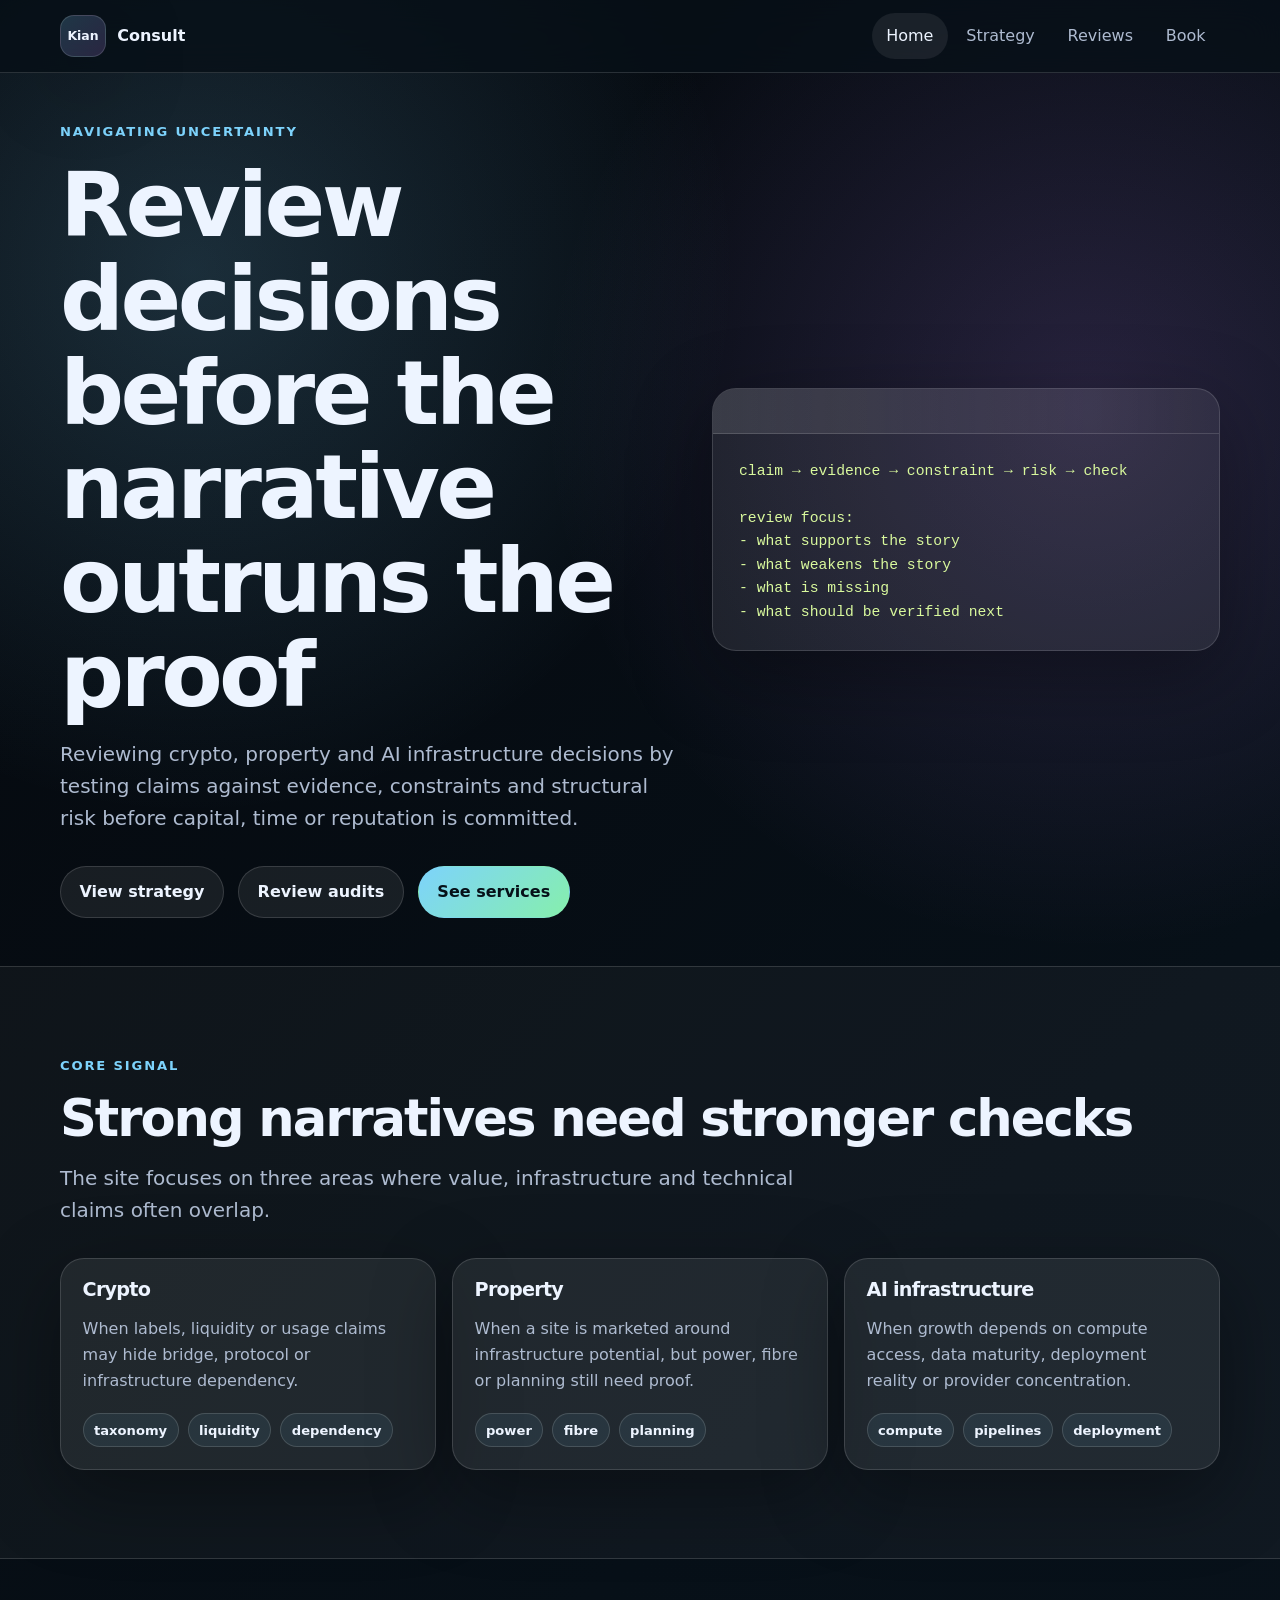
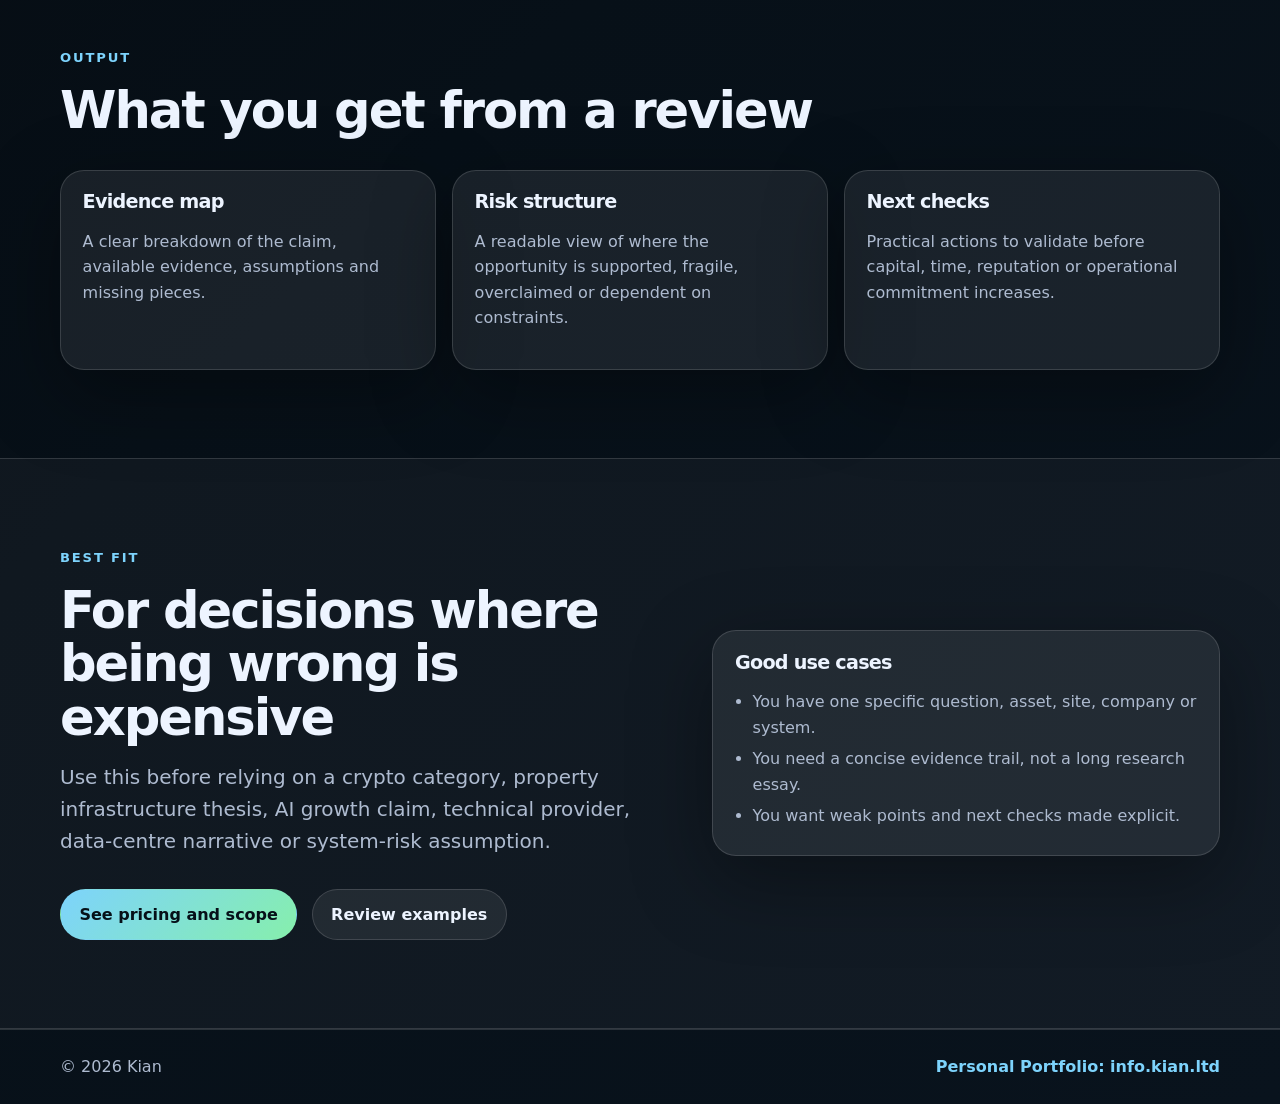
<file: index.html>
<!doctype html>
<html lang="en">
<head>
  <meta charset="utf-8">
  <meta name="viewport" content="width=device-width, initial-scale=1">
  <title>Kian Consult</title>
  <meta http-equiv="refresh" content="0; url=website-consult/home.html">
  <script>location.replace('website-consult/home.html');</script>
</head>
<body>
  <p><a href="website-consult/home.html">Kian Consult</a></p>
</body>
</html>
</file>
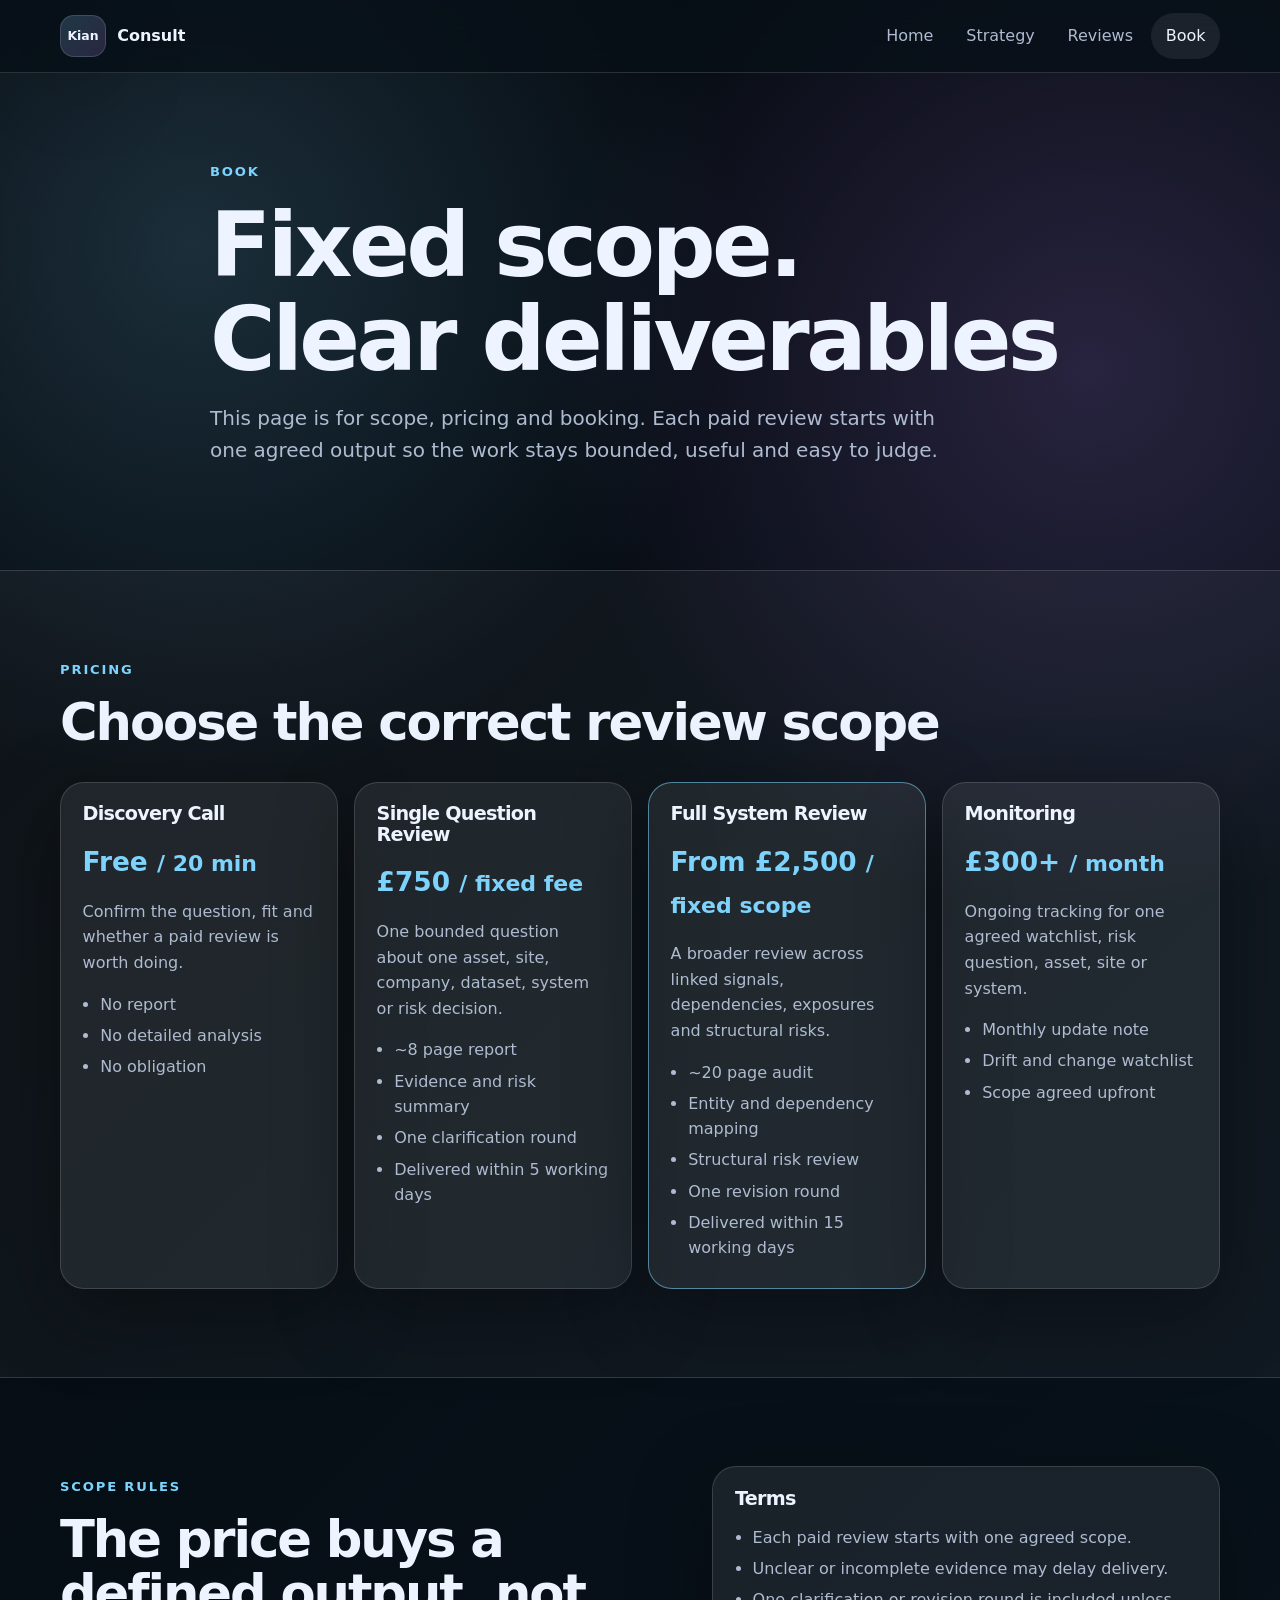
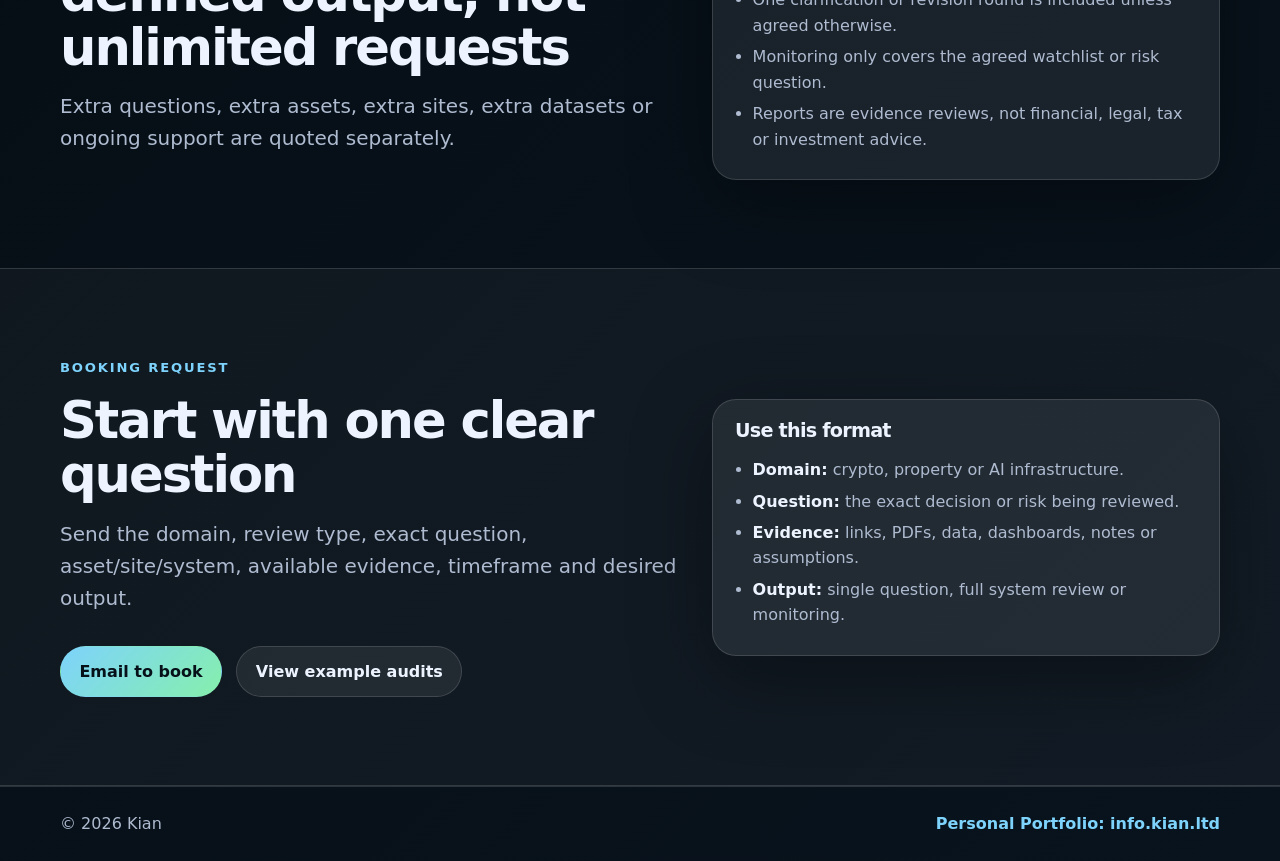
<file: website-consult/book.html>
<!doctype html>
<html lang="en">

<head>
  <meta charset="utf-8">
  <meta name="viewport" content="width=device-width, initial-scale=1">
  <title>Book | Kian Consult</title>
  <meta name="description" content="Book a Navigating Uncertainty review across crypto, property or AI infrastructure.">
  <base href="../">
  <link rel="stylesheet" href="website-consult/assets/site.css">
  <script defer src="website-consult/assets/site.js"></script>
</head>

<body>
  <header class="header">
    <nav class="nav container" aria-label="Main navigation">
      <a class="brand" href="website-consult/index.html">
        <span class="mark">Kian</span><span>Consult</span>
      </a>

      <button class="menu" type="button" aria-label="Toggle navigation" aria-expanded="false">☰</button>

      <div class="links">
        <a href="website-consult/index.html">Home</a>
        <a href="website-consult/strategy.html">Strategy</a>
        <a href="website-consult/reviews.html">Reviews</a>
        <a class="active" href="website-consult/book.html">Book</a>
      </div>
    </nav>
  </header>

  <main>
  <section class="section">
    <div class="container narrow">
      <p class="eyebrow">Book</p>
      <h1>Fixed scope.<br>Clear deliverables</h1>
      <p class="lead">
        This page is for scope, pricing and booking. Each paid review starts with one agreed output so the work stays
        bounded, useful and easy to judge.
      </p>
    </div>
  </section>

  <section class="section band" id="services">
    <div class="container">
      <div class="heading">
        <p class="eyebrow">Pricing</p>
        <h2>Choose the correct review scope</h2>
      </div>

      <div class="grid four">
        <article class="price">
          <h3>Discovery Call</h3>
          <strong>Free <small>/ 20 min</small></strong>
          <p>Confirm the question, fit and whether a paid review is worth doing.</p>
          <ul>
            <li>No report</li>
            <li>No detailed analysis</li>
            <li>No obligation</li>
          </ul>
        </article>

        <article class="price">
          <h3>Single Question Review</h3>
          <strong>£750 <small>/ fixed fee</small></strong>
          <p>One bounded question about one asset, site, company, dataset, system or risk decision.</p>
          <ul>
            <li>~8 page report</li>
            <li>Evidence and risk summary</li>
            <li>One clarification round</li>
            <li>Delivered within 5 working days</li>
          </ul>
        </article>

        <article class="price featured">
          <h3>Full System Review</h3>
          <strong>From £2,500 <small>/ fixed scope</small></strong>
          <p>A broader review across linked signals, dependencies, exposures and structural risks.</p>
          <ul>
            <li>~20 page audit</li>
            <li>Entity and dependency mapping</li>
            <li>Structural risk review</li>
            <li>One revision round</li>
            <li>Delivered within 15 working days</li>
          </ul>
        </article>

        <article class="price">
          <h3>Monitoring</h3>
          <strong>£300+ <small>/ month</small></strong>
          <p>Ongoing tracking for one agreed watchlist, risk question, asset, site or system.</p>
          <ul>
            <li>Monthly update note</li>
            <li>Drift and change watchlist</li>
            <li>Scope agreed upfront</li>
          </ul>
        </article>
      </div>
    </div>
  </section>

  <section class="section">
    <div class="container split">
      <div>
        <p class="eyebrow">Scope rules</p>
        <h2>The price buys a defined output, not unlimited requests</h2>
        <p class="lead">
          Extra questions, extra assets, extra sites, extra datasets or ongoing support are quoted separately.
        </p>
      </div>

      <aside class="panel">
        <h3>Terms</h3>
        <ul>
          <li>Each paid review starts with one agreed scope.</li>
          <li>Unclear or incomplete evidence may delay delivery.</li>
          <li>One clarification or revision round is included unless agreed otherwise.</li>
          <li>Monitoring only covers the agreed watchlist or risk question.</li>
          <li>Reports are evidence reviews, not financial, legal, tax or investment advice.</li>
        </ul>
      </aside>
    </div>
  </section>

  <section class="section band" id="book">
    <div class="container split">
      <div>
        <p class="eyebrow">Booking request</p>
        <h2>Start with one clear question</h2>
        <p class="lead">
          Send the domain, review type, exact question, asset/site/system, available evidence, timeframe and desired output.
        </p>

        <div class="buttons">
          <a class="button primary"
            href="mailto:kian@kian.ltd?subject=Navigating%20Uncertainty%20Review%20Request&body=Domain:%0D%0AReview%20type:%0D%0AExact%20question:%0D%0AAsset/site/system:%0D%0AAvailable%20evidence:%0D%0ATimeframe:%0D%0ADesired%20output:%0D%0AConfidentiality%20constraints:">
            Email to book
          </a>
          <a class="button" href="website-consult/reviews.html#audits">View example audits</a>
        </div>
      </div>

      <aside class="panel">
        <h3>Use this format</h3>
        <ul>
          <li><strong>Domain:</strong> crypto, property or AI infrastructure.</li>
          <li><strong>Question:</strong> the exact decision or risk being reviewed.</li>
          <li><strong>Evidence:</strong> links, PDFs, data, dashboards, notes or assumptions.</li>
          <li><strong>Output:</strong> single question, full system review or monitoring.</li>
        </ul>
      </aside>
    </div>
  </section>
</main>

  <footer class="footer">
    <div class="container">
      <p>© <span id="year"></span> Kian</p>
      <a href="https://info.kian.ltd">Personal Portfolio: info.kian.ltd</a>
    </div>
  </footer>
</body>

</html>
</file>
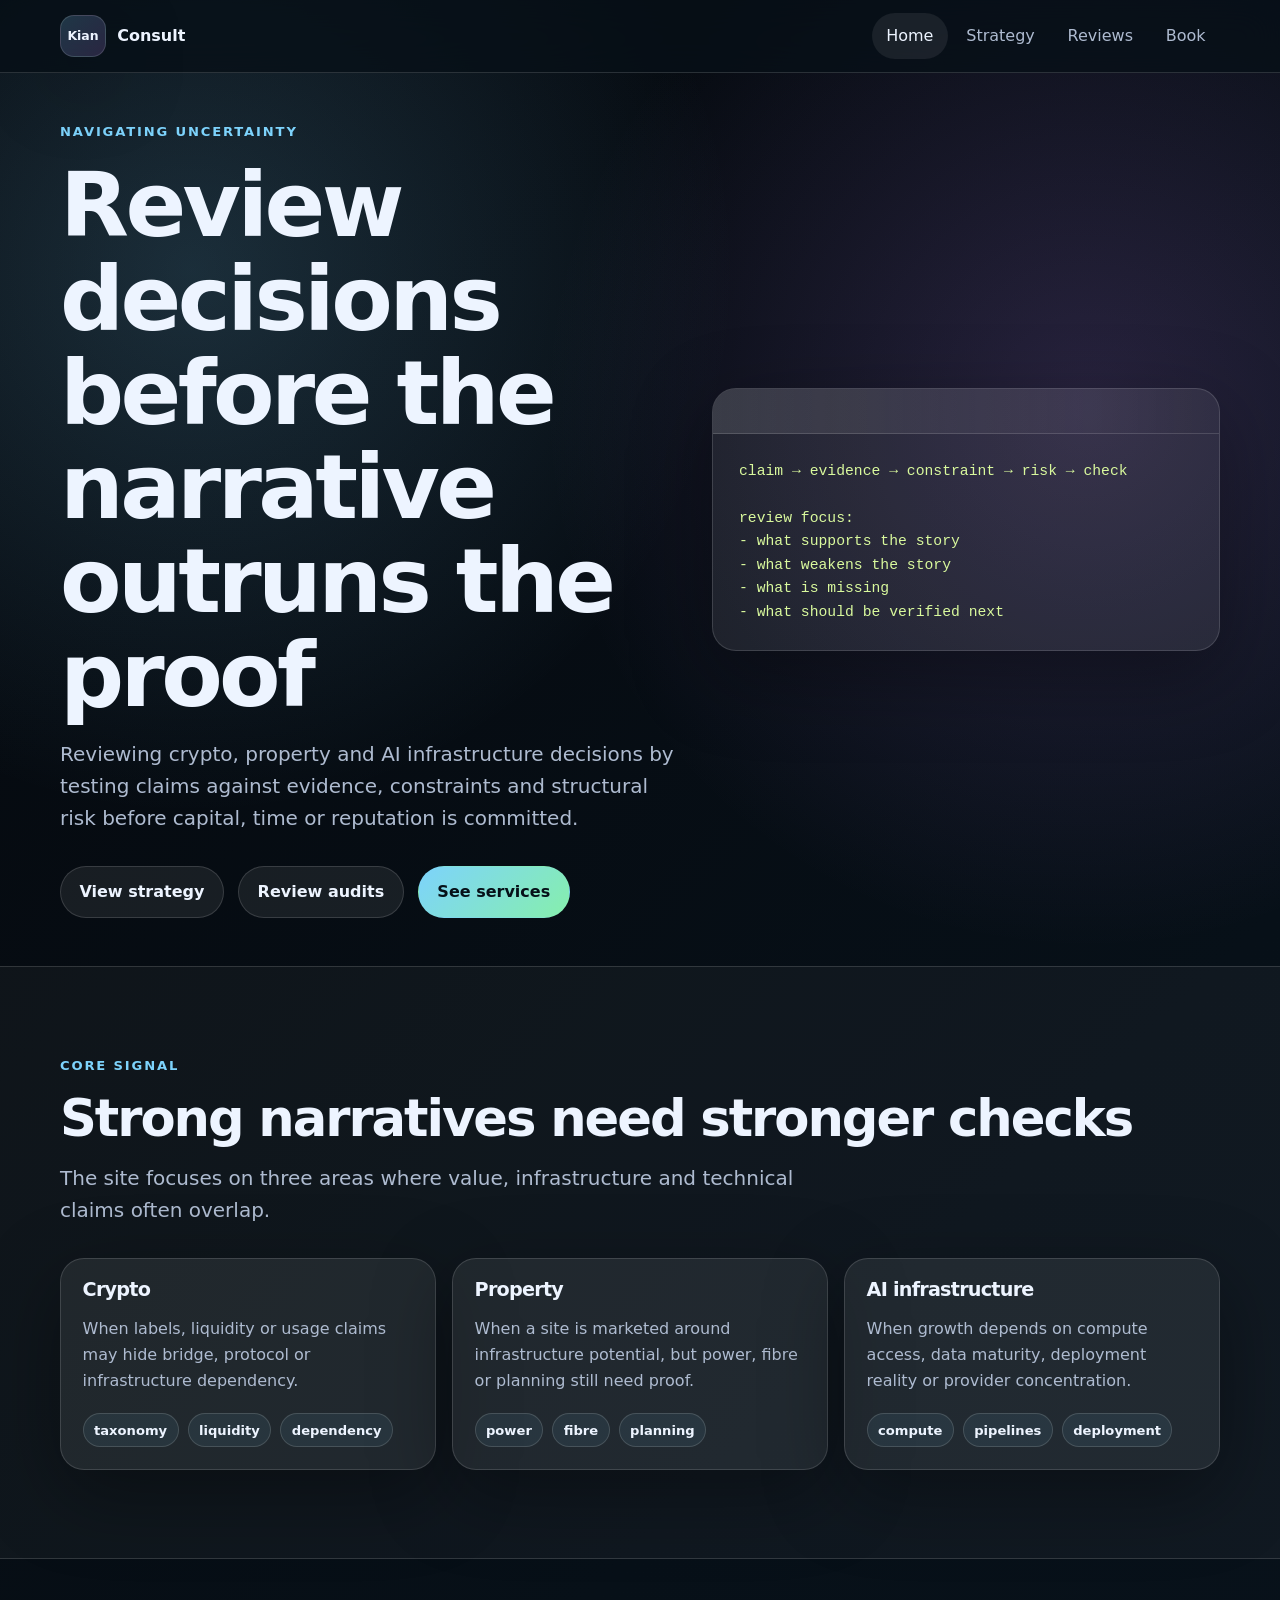
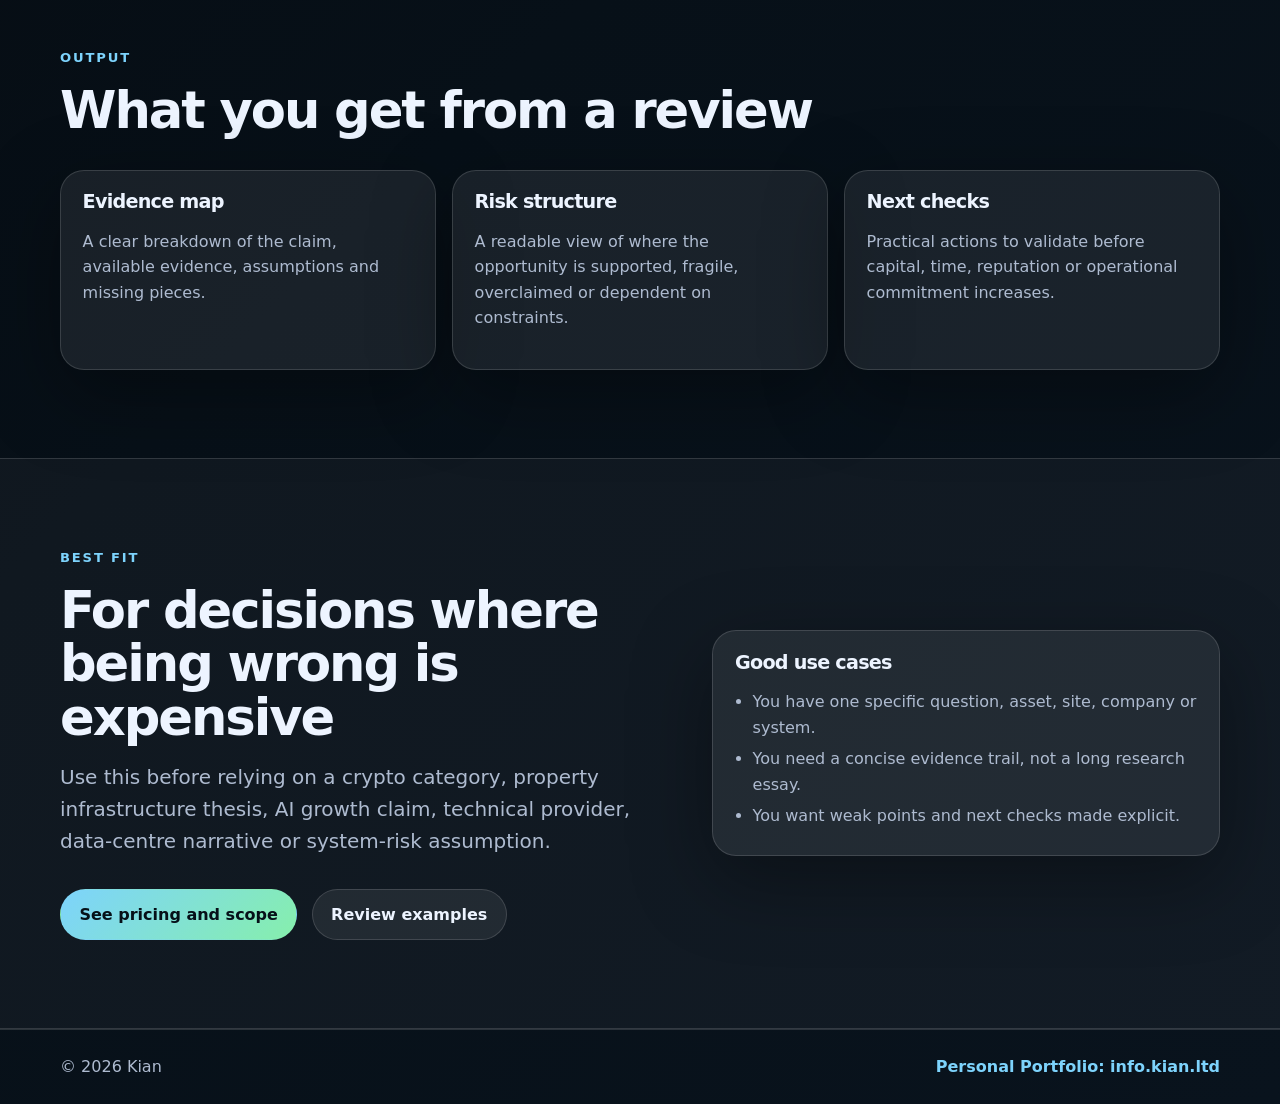
<file: website-consult/home.html>
<!doctype html>
<html lang="en">

<head>
  <meta charset="utf-8">
  <meta name="viewport" content="width=device-width, initial-scale=1">
  <title>Navigating Uncertainty | Kian Consult</title>
  <meta name="description" content="Navigating Uncertainty reviews crypto, property and AI infrastructure decisions.">
  <base href="../">
  <link rel="stylesheet" href="website-consult/assets/site.css">
  <script defer src="website-consult/assets/site.js"></script>
</head>

<body>
  <header class="header">
    <nav class="nav container" aria-label="Main navigation">
      <a class="brand" href="website-consult/home.html"><span class="mark">Kian</span><span>Consult</span></a>
      <button class="menu" type="button" aria-label="Toggle navigation" aria-expanded="false">☰</button>
      <div class="links">
        <a class="active" href="website-consult/home.html">Home</a>
        <a href="website-consult/strategy.html">Strategy</a>
        <a href="website-consult/reviews.html">Reviews</a>
        <a href="website-consult/book.html">Book</a>
      </div>
    </nav>
  </header>

  <main>
    <section class="hero">
      <div class="container split">
        <div>
          <p class="eyebrow">Navigating Uncertainty</p>
          <h1>Review decisions before the narrative outruns the proof</h1>
          <p class="lead">
            Reviewing crypto, property and AI infrastructure decisions by testing claims against evidence,
            constraints and structural risk before capital, time or reputation is committed.
          </p>
          <div class="buttons">
            <a class="button" href="website-consult/strategy.html">View strategy</a>
            <a class="button" href="website-consult/reviews.html#audits">Review audits</a>
            <a class="button primary" href="website-consult/book.html">See services</a>

          </div>
        </div>

        <aside class="panel">
          <pre class="code">claim → evidence → constraint → risk → check

review focus:
- what supports the story
- what weakens the story
- what is missing
- what should be verified next</pre>
        </aside>
      </div>
    </section>

    <section class="section band">
      <div class="container">
        <div class="heading">
          <p class="eyebrow">Core signal</p>
          <h2>Strong narratives need stronger checks</h2>
          <p class="lead">
            The site focuses on three areas where value, infrastructure and technical claims often overlap.
          </p>
        </div>

        <div class="grid three">
          <article class="card">
            <h3>Crypto</h3>
            <p>When labels, liquidity or usage claims may hide bridge, protocol or infrastructure dependency.</p>
            <span class="tag">taxonomy</span>
            <span class="tag">liquidity</span>
            <span class="tag">dependency</span>
          </article>

          <article class="card">
            <h3>Property</h3>
            <p>When a site is marketed around infrastructure potential, but power, fibre or planning still need proof.
            </p>
            <span class="tag">power</span>
            <span class="tag">fibre</span>
            <span class="tag">planning</span>
          </article>

          <article class="card">
            <h3>AI infrastructure</h3>
            <p>When growth depends on compute access, data maturity, deployment reality or provider concentration.</p>
            <span class="tag">compute</span>
            <span class="tag">pipelines</span>
            <span class="tag">deployment</span>
          </article>
        </div>
      </div>
    </section>


    <section class="section">
      <div class="container">
        <div class="heading">
          <p class="eyebrow">Output</p>
          <h2>What you get from a review</h2>
        </div>

        <div class="grid three">
          <article class="card">
            <h3>Evidence map</h3>
            <p>A clear breakdown of the claim, available evidence, assumptions and missing pieces.</p>
          </article>

          <article class="card">
            <h3>Risk structure</h3>
            <p>A readable view of where the opportunity is supported, fragile, overclaimed or dependent on constraints.
            </p>
          </article>

          <article class="card">
            <h3>Next checks</h3>
            <p>Practical actions to validate before capital, time, reputation or operational commitment increases.</p>
          </article>
        </div>
      </div>
    </section>

    <section class="section band">
      <div class="container split">
        <div>
          <p class="eyebrow">Best fit</p>
          <h2>For decisions where being wrong is expensive</h2>
          <p class="lead">
            Use this before relying on a crypto category, property infrastructure thesis, AI growth claim, technical
            provider, data-centre narrative or system-risk assumption.
          </p>

          <div class="buttons">
            <a class="button primary" href="website-consult/book.html">See pricing and scope</a>
            <a class="button" href="website-consult/reviews.html#audits">Review examples</a>
          </div>
        </div>

        <aside class="panel">
          <h3>Good use cases</h3>
          <ul>
            <li>You have one specific question, asset, site, company or system.</li>
            <li>You need a concise evidence trail, not a long research essay.</li>
            <li>You want weak points and next checks made explicit.</li>
          </ul>
        </aside>
      </div>
    </section>

  </main>
  <footer class="footer">
    <div class="container">
      <p>© <span id="year"></span> Kian </p>
      <a href="https://info.kian.ltd">Personal Portfolio: info.kian.ltd</a>
    </div>
  </footer>
</body>

</html>
</file>
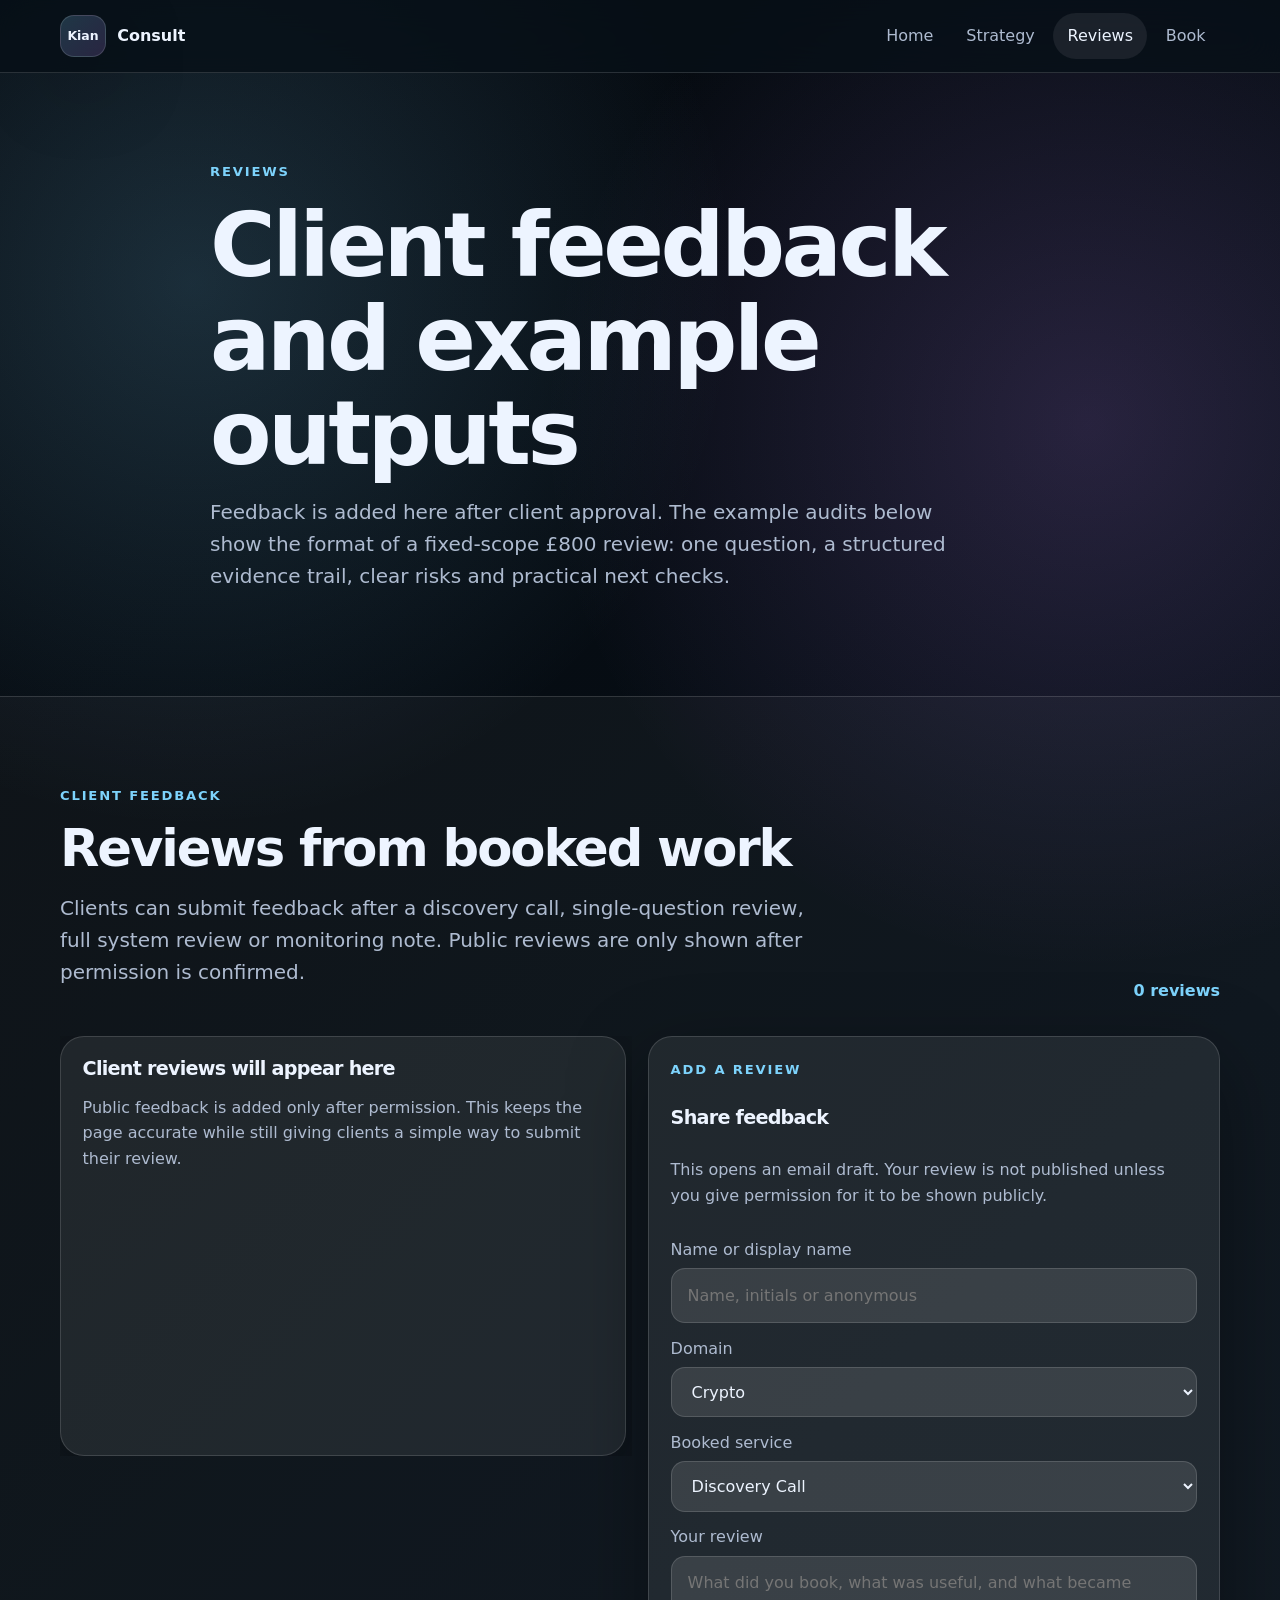
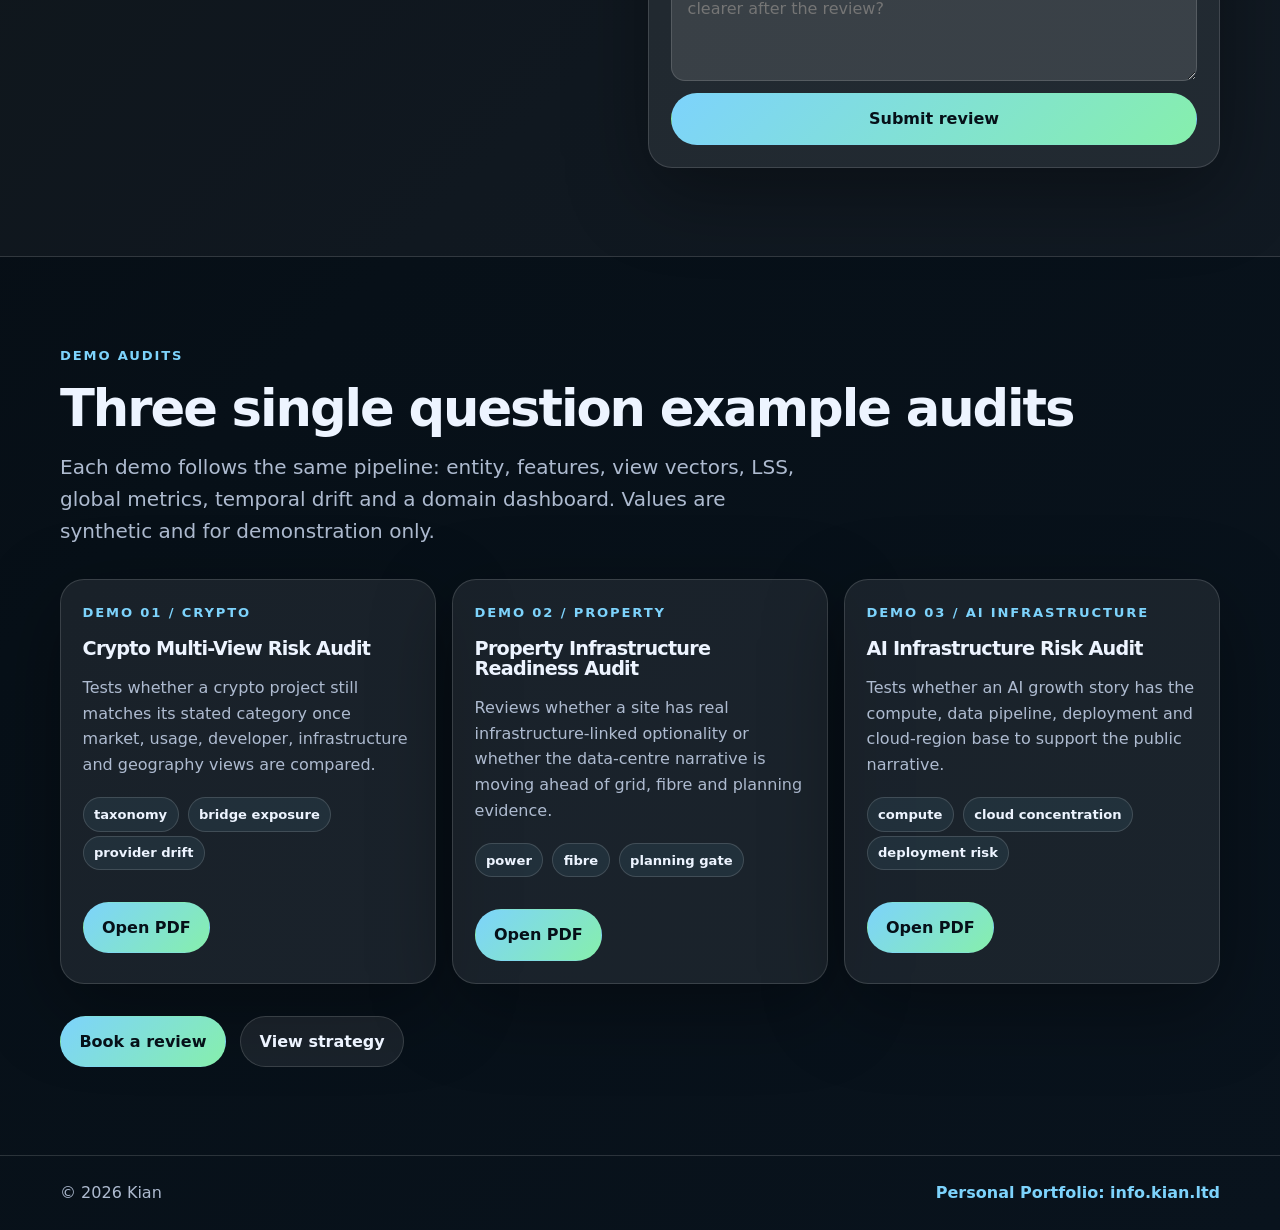
<file: website-consult/reviews.html>
<!doctype html>
<html lang="en">

<head>
  <meta charset="utf-8">
  <meta name="viewport" content="width=device-width, initial-scale=1">
  <title>Reviews | Kian Consult</title>
  <meta name="description" content="Booked-client reviews and three demo audits for Navigating Uncertainty.">
  <base href="../">
  <link rel="stylesheet" href="website-consult/assets/site.css">
  <script defer src="website-consult/assets/site.js"></script>
</head>

<body>
  <header class="header">
    <nav class="nav container" aria-label="Main navigation">
      <a class="brand" href="website-consult/home.html"><span class="mark">Kian</span><span>Consult</span></a>
      <button class="menu" type="button" aria-label="Toggle navigation" aria-expanded="false">☰</button>
      <div class="links">
        <a href="website-consult/home.html">Home</a>
        <a href="website-consult/strategy.html">Strategy</a>
        <a class="active" href="website-consult/reviews.html">Reviews</a>
        <a href="website-consult/book.html">Book</a>
      </div>
    </nav>
  </header>

  <main>

    <section class="section">
      <div class="container narrow">
        <p class="eyebrow">Reviews</p>
        <h1>Client feedback and example outputs</h1>
        <p class="lead">
          Feedback is added here after client approval. The example audits below show the format of a fixed-scope £800
          review: one question, a structured evidence trail, clear risks and practical next checks.
        </p>
      </div>
    </section>

    <section class="section band" id="feedback">
      <div class="container">
        <div class="review-top">
          <div>
            <p class="eyebrow">Client feedback</p>
            <h2>Reviews from booked work</h2>
            <p class="lead">
              Clients can submit feedback after a discovery call, single-question review, full system review or
              monitoring
              note. Public reviews are only shown after permission is confirmed.
            </p>
          </div>
          <div class="count" id="reviewCount" aria-live="polite">Reviews pending approval</div>
        </div>

        <div class="grid two">
          <div class="scroll" id="reviewList" aria-label="Scrollable review list">
            <div class="card empty">
              <h3>Client reviews will appear here</h3>
              <p>
                Public feedback is added only after permission. This keeps the page accurate while still giving clients
                a
                simple way to submit their review.
              </p>
            </div>
          </div>

          <form class="card" id="reviewForm">
            <p class="eyebrow">Add a review</p>
            <h3>Share feedback</h3>
            <p>
              This opens an email draft. Your review is not published unless you give permission for it to be shown
              publicly.
            </p>

            <label>Name or display name
              <input name="name" autocomplete="name" required placeholder="Name, initials or anonymous">
            </label>

            <label>Domain
              <select name="domain" required>
                <option>Crypto</option>
                <option>Property</option>
                <option>AI infrastructure</option>
              </select>
            </label>

            <label>Booked service
              <select name="service" required>
                <option>Discovery Call</option>
                <option>Single Question Review</option>
                <option>Full System Review</option>
                <option>Monitoring</option>
              </select>
            </label>

            <label>Your review
              <textarea name="message" required maxlength="700"
                placeholder="What did you book, what was useful, and what became clearer after the review?"></textarea>
            </label>

            <button class="primary" type="submit">Submit review</button>
          </form>
        </div>
      </div>
    </section>


    <section class="section" id="audits">
      <div class="container">
        <div class="heading">
          <p class="eyebrow">Demo audits</p>
          <h2>Three single question example audits</h2>
          <p class="lead">
            Each demo follows the same pipeline: entity, features, view vectors, LSS, global metrics, temporal drift and
            a domain dashboard. Values are synthetic and for demonstration only.
          </p>
        </div>

        <div class="grid three">
          <article class="card">
            <p class="eyebrow">Demo 01 / Crypto</p>
            <h3>Crypto Multi-View Risk Audit</h3>
            <p>
              Tests whether a crypto project still matches its stated category once market, usage, developer,
              infrastructure and geography views are compared.
            </p>
            <span class="tag">taxonomy</span>
            <span class="tag">bridge exposure</span>
            <span class="tag">provider drift</span>
            <div class="buttons">
              <a class="button primary" href="website-consult/assets/reports/crypto-pipeline-risk-audit.pdf">Open
                PDF</a>
            </div>
          </article>

          <article class="card">
            <p class="eyebrow">Demo 02 / Property</p>
            <h3>Property Infrastructure Readiness Audit</h3>
            <p>
              Reviews whether a site has real infrastructure-linked optionality or whether the data-centre narrative is
              moving ahead of grid, fibre and planning evidence.
            </p>
            <span class="tag">power</span>
            <span class="tag">fibre</span>
            <span class="tag">planning gate</span>
            <div class="buttons">
              <a class="button primary"
                href="website-consult/assets/reports/property-infrastructure-readiness-audit.pdf">Open PDF</a>
            </div>
          </article>

          <article class="card">
            <p class="eyebrow">Demo 03 / AI infrastructure</p>
            <h3>AI Infrastructure Risk Audit</h3>
            <p>
              Tests whether an AI growth story has the compute, data pipeline, deployment and cloud-region base to
              support the public narrative.
            </p>
            <span class="tag">compute</span>
            <span class="tag">cloud concentration</span>
            <span class="tag">deployment risk</span>
            <div class="buttons">
              <a class="button primary" href="website-consult/assets/reports/ai-infrastructure-risk-audit.pdf">Open
                PDF</a>
            </div>
          </article>
        </div>

        <div class="buttons">
          <a class="button primary" href="website-consult/book.html">Book a review</a>
          <a class="button" href="website-consult/strategy.html">View strategy</a>
        </div>
      </div>
    </section>
  </main>

  <footer class="footer">
    <div class="container">
      <p>© <span id="year"></span> Kian</p>
      <a href="https://info.kian.ltd">Personal Portfolio: info.kian.ltd</a>
    </div>
  </footer>
</body>

</html>
</file>
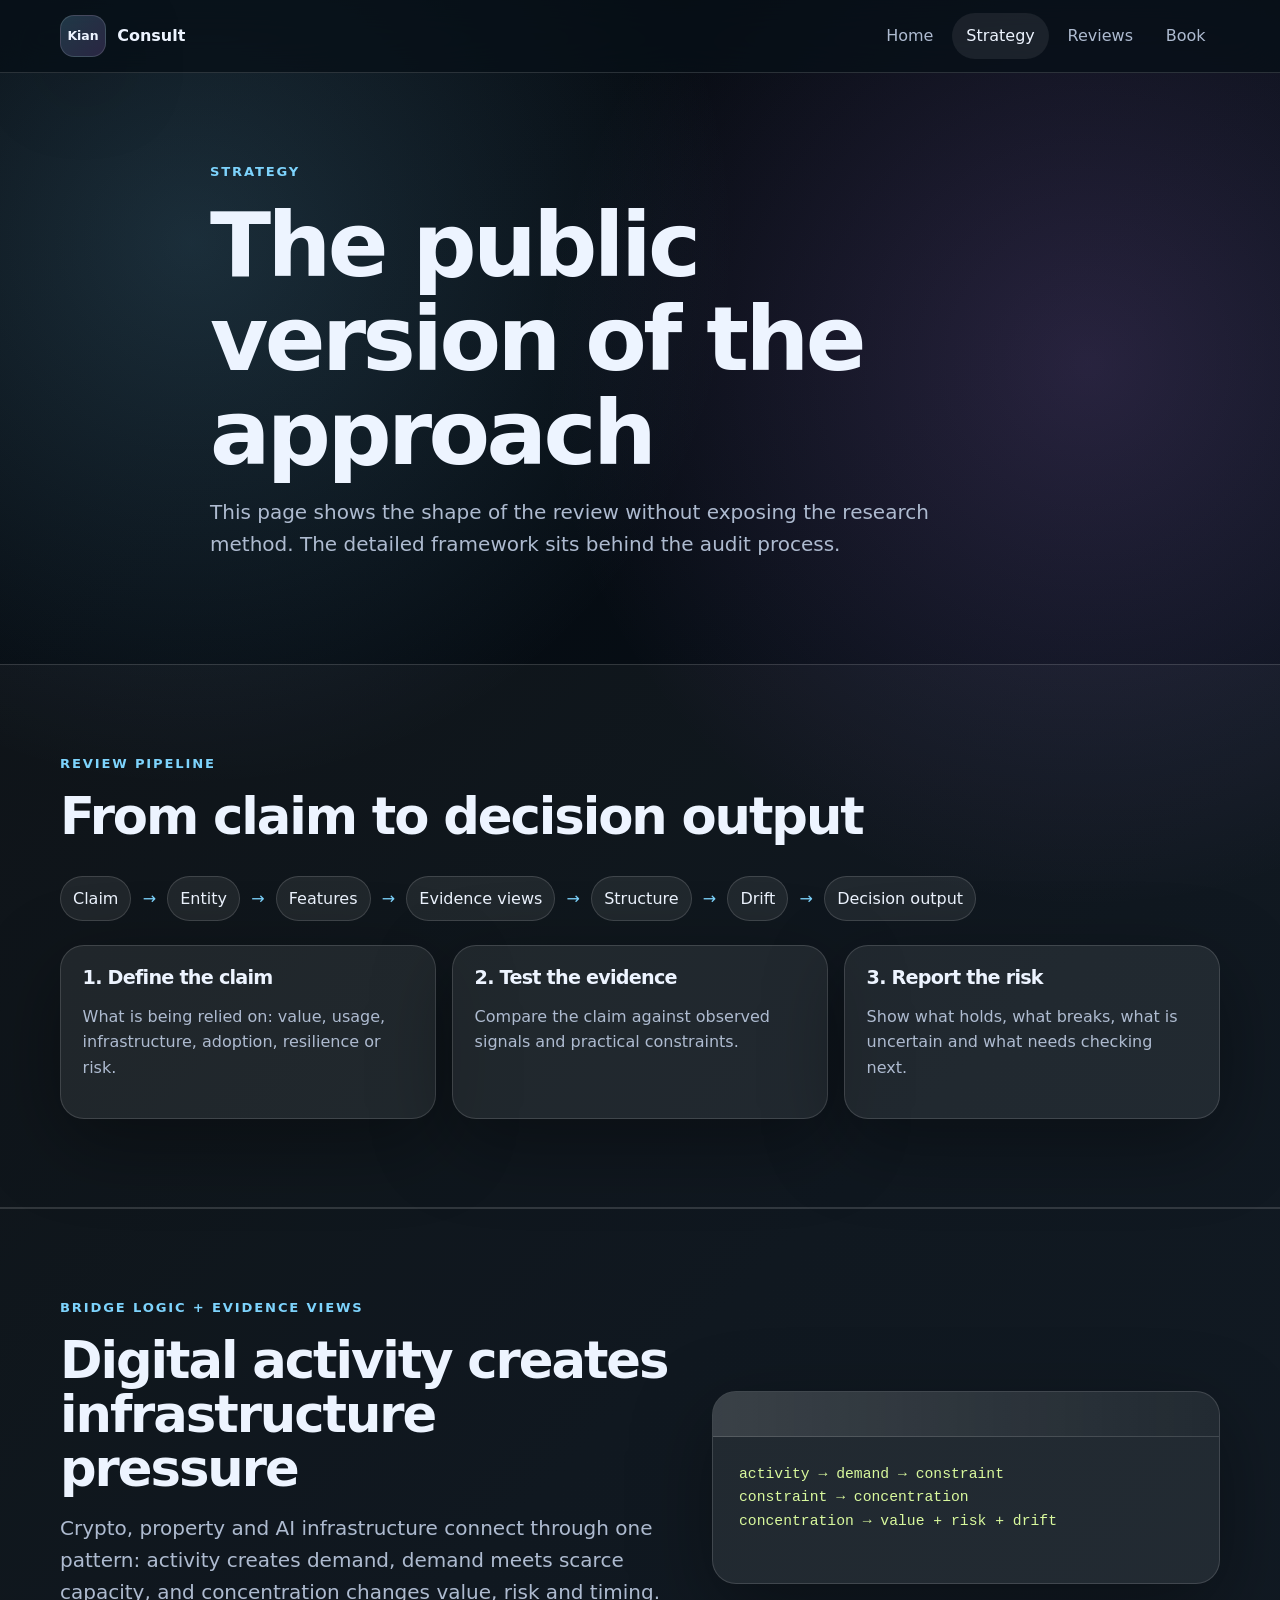
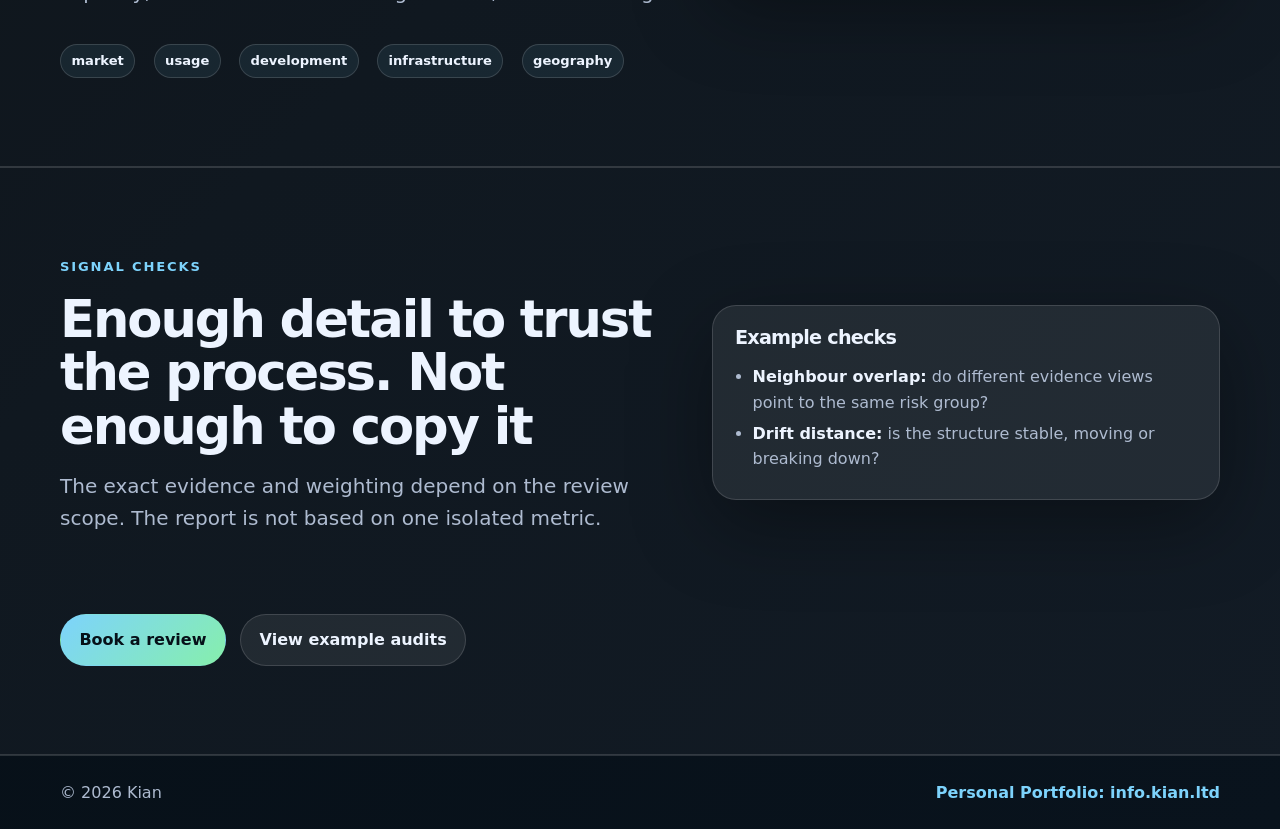
<file: website-consult/strategy.html>
<!doctype html>
<html lang="en">

<head>
  <meta charset="utf-8">
  <meta name="viewport" content="width=device-width, initial-scale=1">
  <title>Strategy | Kian Consult</title>
  <meta name="description" content="Methodology and bridge logic for Navigating Uncertainty reviews.">
  <base href="../">
  <link rel="stylesheet" href="website-consult/assets/site.css">
  <script defer src="website-consult/assets/site.js"></script>
</head>

<body>
  <header class="header">
    <nav class="nav container" aria-label="Main navigation">
      <a class="brand" href="website-consult/home.html"><span class="mark">Kian</span><span>Consult</span></a>
      <button class="menu" type="button" aria-label="Toggle navigation" aria-expanded="false">☰</button>
      <div class="links">
        <a href="website-consult/home.html">Home</a>
        <a class="active" href="website-consult/strategy.html">Strategy</a>
        <a href="website-consult/reviews.html">Reviews</a>
        <a href="website-consult/book.html">Book</a>
      </div>
    </nav>
  </header>
  <main>
    <section class="section">
      <div class="container narrow">
        <p class="eyebrow">Strategy</p>
        <h1>The public version of the approach</h1>
        <p class="lead">
          This page shows the shape of the review without exposing the research method. The detailed framework sits
          behind
          the audit process.
        </p>
      </div>
    </section>


    <section class="section band">
      <div class="container">
        <div class="heading">
          <p class="eyebrow">Review pipeline</p>
          <h2>From claim to decision output</h2>
        </div>

        <div class="bridge">
          <span>Claim</span><em>→</em>
          <span>Entity</span><em>→</em>
          <span>Features</span><em>→</em>
          <span>Evidence views</span><em>→</em>
          <span>Structure</span><em>→</em>
          <span>Drift</span><em>→</em>
          <span>Decision output</span>
        </div>

        <div class="grid three">
          <article class="card">
            <h3>1. Define the claim</h3>
            <p>What is being relied on: value, usage, infrastructure, adoption, resilience or risk.</p>
          </article>

          <article class="card">
            <h3>2. Test the evidence</h3>
            <p>Compare the claim against observed signals and practical constraints.</p>
          </article>

          <article class="card">
            <h3>3. Report the risk</h3>
            <p>Show what holds, what breaks, what is uncertain and what needs checking next.</p>
          </article>
        </div>
      </div>
    </section>


    <section class="section band">
      <div class="container split">
        <div>
          <p class="eyebrow">Bridge logic + evidence views</p>
          <h2>Digital activity creates infrastructure pressure</h2>
          <p class="lead"> Crypto, property and AI infrastructure connect through one pattern: activity creates demand,
            demand meets scarce capacity, and concentration changes value, risk and timing. </p>
          <div class="buttons"> <span class="tag">market</span> <span class="tag">usage</span> <span
              class="tag">development</span> <span class="tag">infrastructure</span> <span class="tag">geography</span>
          </div>
        </div>
        <aside class="panel">
<pre class="code">activity → demand → constraint
constraint → concentration
concentration → value + risk + drift
        </aside>
      </div>
    </section>
    <section class="section band">
      <div class="container split">
        <div>
          <p class="eyebrow">Signal checks</p>
          <h2>Enough detail to trust the process. Not enough to copy it</h2>
          <p class="lead">
            The exact evidence and weighting depend on the review scope. The report is not based on one isolated metric.
          </p>
        </div>

        <aside class="panel">
          <h3>Example checks</h3>
          <ul>
            <li><strong>Neighbour overlap:</strong> do different evidence views point to the same risk group?</li>
            <li><strong>Drift distance:</strong> is the structure stable, moving or breaking down?</li>
          </ul>
        </aside>
        <div class="buttons">
          <a class="button primary" href="website-consult/book.html">Book a review</a>
          <a class="button" href="website-consult/reviews.html#audits">View example audits</a>
        </div>
      </div>

    </section>
  </main>


  <footer class="footer">
    <div class="container">
      <p>© <span id="year"></span> Kian </p>
      <a href="https://info.kian.ltd">Personal Portfolio: info.kian.ltd</a>
    </div>
  </footer>
</body>

</html>
</file>
